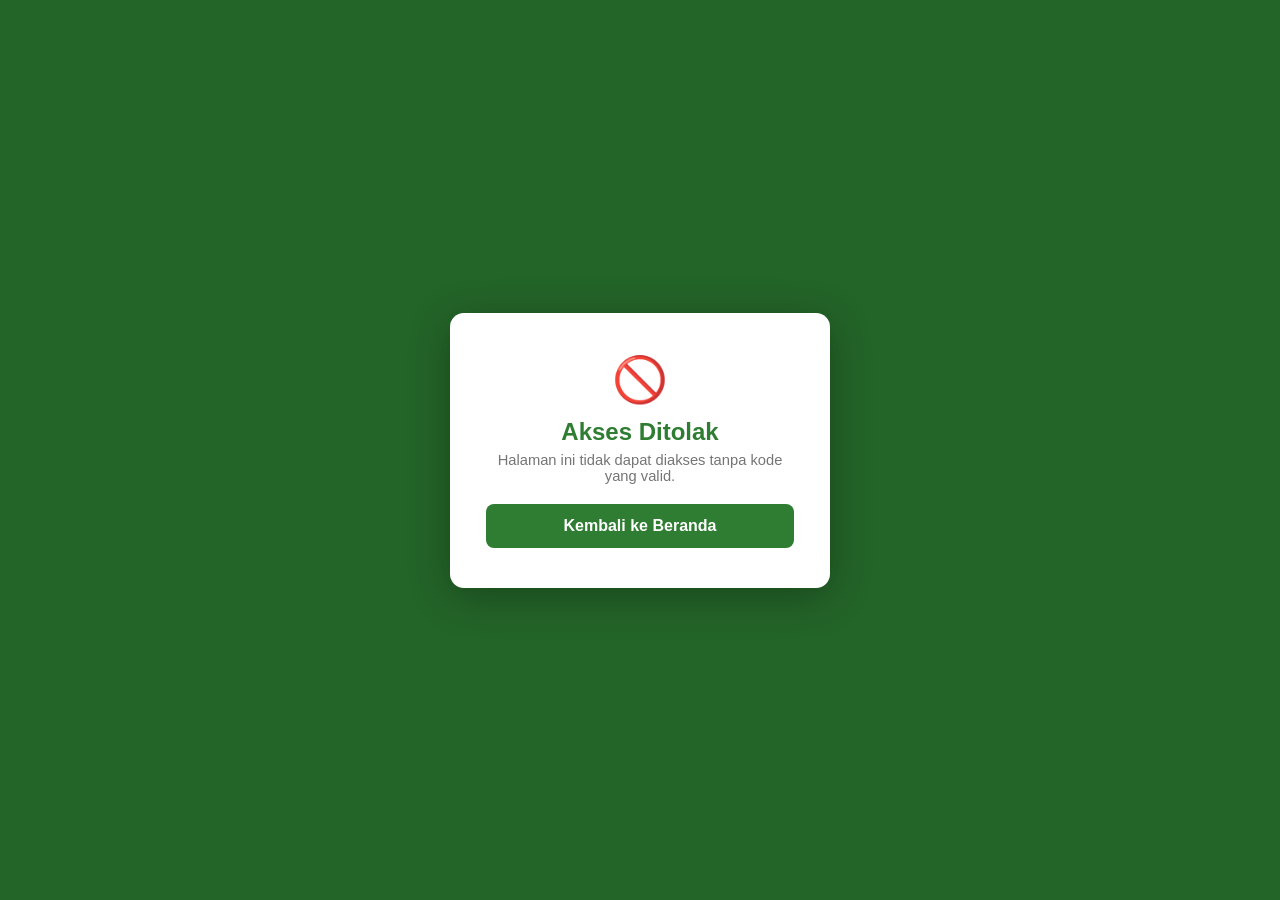
<file: admin.html>
<!DOCTYPE html>
<html lang="id">
<head>
  <meta charset="UTF-8" />
  <meta name="viewport" content="width=device-width, initial-scale=1.0" />
  <title>Admin — Mo-PETA</title>
  <link rel="stylesheet" href="style.css" />
</head>
<body>

  <!-- LOGIN SCREEN -->
  <div id="screen-login" class="admin-overlay">
    <div class="admin-login-box">
      <div class="admin-login-icon">🗺</div>
      <h2>Mo-PETA Admin</h2>
      <p>Masukkan kata sandi untuk melanjutkan</p>
      <div id="login-error" class="alert alert-error" style="display:none">Kata sandi salah. Coba lagi.</div>
      <form id="form-login">
        <div class="form-group">
          <input type="password" id="input-password" class="form-control"
            placeholder="Kata sandi admin" autocomplete="current-password" />
        </div>
        <button type="submit" class="btn-primary">Masuk</button>
      </form>
    </div>
  </div>

  <!-- AKSES DITOLAK -->
  <div id="screen-denied" class="admin-overlay" style="display:none">
    <div class="admin-login-box">
      <div class="admin-login-icon">🚫</div>
      <h2>Akses Ditolak</h2>
      <p>Halaman ini tidak dapat diakses tanpa kode yang valid.</p>
      <a href="index.html" class="btn-primary" style="display:block;text-align:center;margin-top:12px">Kembali ke Beranda</a>
    </div>
  </div>

  <!-- PANEL ADMIN (tersembunyi sampai login) -->
  <div id="screen-admin" style="display:none">

    <!-- NAVBAR ADMIN -->
    <nav class="navbar">
      <div class="navbar-inner">
        <div class="navbar-brand">
          <div class="brand-icon">🗺</div>
          <span>Mo-PETA Admin</span>
        </div>
        <div style="display:flex;align-items:center;gap:12px">
          <span id="admin-total" style="color:rgba(255,255,255,0.8);font-size:0.88rem"></span>
          <button onclick="muatSemuaPesanan()" class="btn-refresh">⟳ Refresh</button>
          <button onclick="logout()" class="btn-logout">Keluar</button>
        </div>
      </div>
    </nav>

    <main>
      <section class="section">
        <div class="section-inner">

          <!-- Filter & Cari -->
          <div class="admin-toolbar">
            <div class="admin-filter">
              <button class="filter-btn active" onclick="filterStatus('', this)">Semua</button>
              <button class="filter-btn" onclick="filterStatus('Menunggu Konfirmasi', this)">Menunggu Konfirmasi</button>
              <button class="filter-btn" onclick="filterStatus('Diproses', this)">Diproses</button>
              <button class="filter-btn" onclick="filterStatus('Menunggu Revisi', this)">Menunggu Revisi</button>
              <button class="filter-btn" onclick="filterStatus('Selesai', this)">Selesai</button>
              <button class="filter-btn" onclick="filterStatus('Dibatalkan', this)">Dibatalkan</button>
            </div>
            <input type="text" id="admin-search" class="form-control"
              placeholder="Cari nama, NIM, atau ID..."
              oninput="cariPesanan(this.value)"
              style="max-width:260px" />
          </div>

          <!-- Loading -->
          <div id="admin-loading" style="text-align:center;padding:40px 0;color:var(--teks-abu)">
            Memuat data pesanan...
          </div>

          <!-- Tabel Pesanan -->
          <div id="admin-tabel" style="display:none">
            <div class="admin-table-wrap">
              <table class="admin-table">
                <thead>
                  <tr>
                    <th>ID &amp; Tanggal</th>
                    <th>Nama &amp; Prodi</th>
                    <th>NIM</th>
                    <th>Kontak</th>
                    <th>Jenis Peta</th>
                    <th>Detail Lokasi</th>
                    <th>Status</th>
                    <th>Catatan Admin</th>
                    <th>Simpan</th>
                  </tr>
                </thead>
                <tbody id="admin-tbody"></tbody>
              </table>
            </div>
            <p id="admin-kosong" style="display:none;text-align:center;padding:32px;color:var(--teks-abu)">
              Tidak ada pesanan yang cocok.
            </p>
          </div>

        </div>
      </section>
    </main>

  </div>

  <script src="app.js"></script>
  <script>
    function initPage() { initAdmin(); }
  </script>
</body>
</html>
</file>
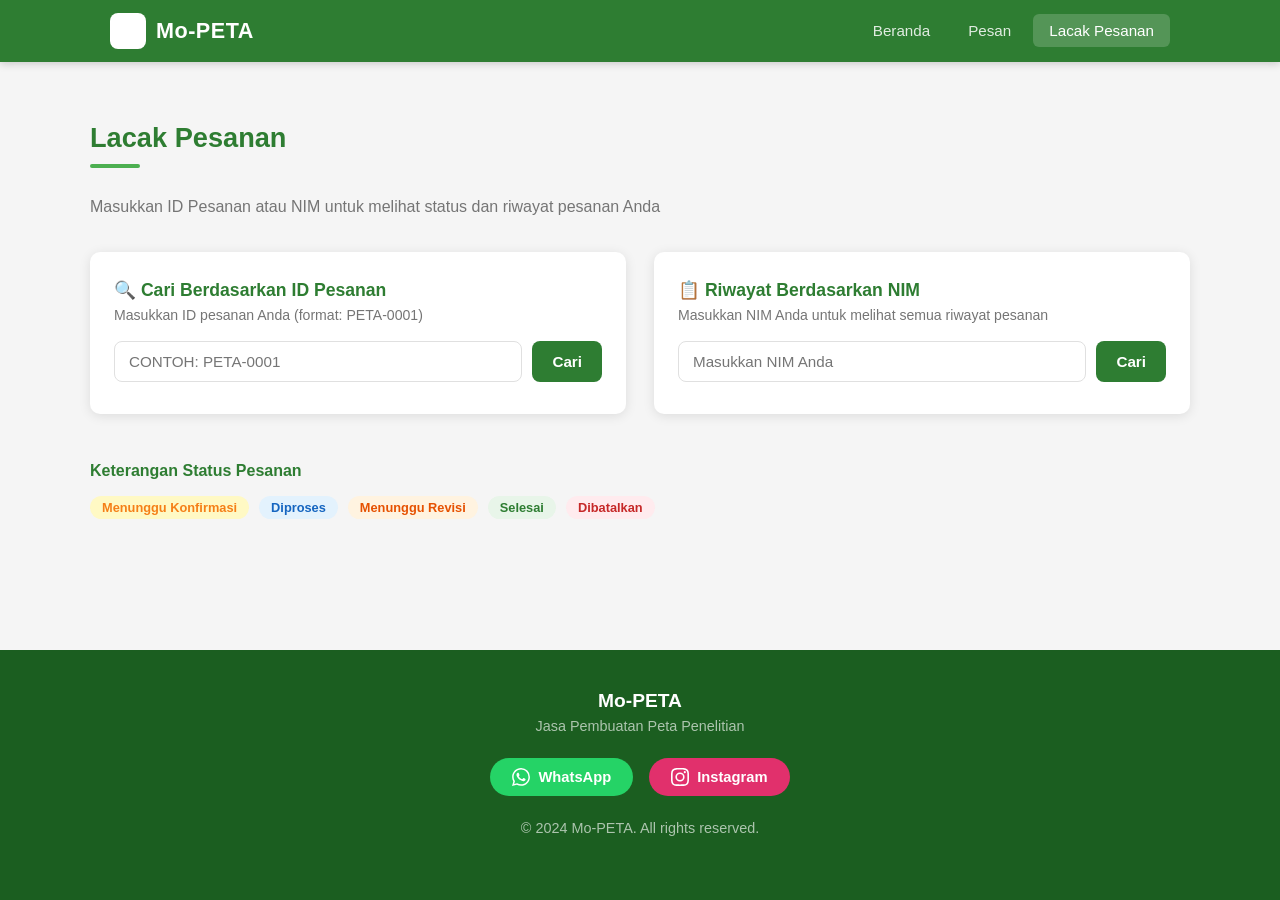
<file: lacak.html>
<!DOCTYPE html>
<html lang="id">
<head>
  <meta charset="UTF-8" />
  <meta name="viewport" content="width=device-width, initial-scale=1.0" />
  <title>Lacak Pesanan — Mo-PETA</title>
  <link rel="stylesheet" href="style.css" />
</head>
<body>

  <!-- NAVBAR -->
  <nav class="navbar">
    <div class="navbar-inner">
      <a href="index.html" class="navbar-brand">
        <div class="brand-icon">🗺</div>
        <span>Mo-PETA</span>
      </a>
      <ul class="navbar-nav">
        <li><a href="index.html"  class="nav-link">Beranda</a></li>
        <li><a href="pesan.html"  class="nav-link">Pesan</a></li>
        <li><a href="lacak.html"  class="nav-link">Lacak Pesanan</a></li>
      </ul>
    </div>
  </nav>

  <main>
    <section class="section">
      <div class="section-inner">
        <h2 class="section-title">Lacak Pesanan</h2>
        <div class="section-divider"></div>
        <p class="section-subtitle">Masukkan ID Pesanan atau NIM untuk melihat status dan riwayat pesanan Anda</p>

        <div class="lacak-grid">

          <!-- Lacak by ID -->
          <div class="lacak-card">
            <h2>🔍 Cari Berdasarkan ID Pesanan</h2>
            <p>Masukkan ID pesanan Anda (format: PETA-0001)</p>
            <form id="form-lacak-id">
              <div class="input-row">
                <input
                  type="text"
                  id="input-id"
                  class="form-control"
                  placeholder="Contoh: PETA-0001"
                  style="text-transform:uppercase"
                  required
                />
                <button type="submit" class="btn-cari">Cari</button>
              </div>
            </form>
            <div id="hasil-lacak-id" class="hasil-box"></div>
          </div>

          <!-- Lacak by NIM -->
          <div class="lacak-card">
            <h2>📋 Riwayat Berdasarkan NIM</h2>
            <p>Masukkan NIM Anda untuk melihat semua riwayat pesanan</p>
            <form id="form-lacak-nim">
              <div class="input-row">
                <input
                  type="text"
                  id="input-nim"
                  class="form-control"
                  placeholder="Masukkan NIM Anda"
                  required
                />
                <button type="submit" class="btn-cari">Cari</button>
              </div>
            </form>
            <div id="hasil-lacak-nim" class="hasil-box"></div>
          </div>

        </div>

        <!-- Info keterangan status -->
        <div class="section-inner" style="margin-top:48px">
          <h3 style="font-size:1rem;font-weight:700;color:var(--hijau);margin-bottom:16px">Keterangan Status Pesanan</h3>
          <div style="display:flex;flex-wrap:wrap;gap:10px">
            <span class="badge badge-kuning">Menunggu Konfirmasi</span>
            <span class="badge badge-biru">Diproses</span>
            <span class="badge badge-oranye">Menunggu Revisi</span>
            <span class="badge badge-hijau">Selesai</span>
            <span class="badge badge-merah">Dibatalkan</span>
          </div>
        </div>

      </div>
    </section>
  </main>

  <!-- FOOTER -->
  <footer class="footer">
    <div class="footer-inner">
      <h3>Mo-PETA</h3>
      <p>Jasa Pembuatan Peta Penelitian</p>
      <div class="footer-kontak">
        <a class="footer-btn wa footer-wa" href="#">
          <svg width="18" height="18" viewBox="0 0 24 24" fill="currentColor"><path d="M17.472 14.382c-.297-.149-1.758-.867-2.03-.967-.273-.099-.471-.148-.67.15-.197.297-.767.966-.94 1.164-.173.199-.347.223-.644.075-.297-.15-1.255-.463-2.39-1.475-.883-.788-1.48-1.761-1.653-2.059-.173-.297-.018-.458.13-.606.134-.133.298-.347.446-.52.149-.174.198-.298.298-.497.099-.198.05-.371-.025-.52-.075-.149-.669-1.612-.916-2.207-.242-.579-.487-.5-.669-.51-.173-.008-.371-.01-.57-.01-.198 0-.52.074-.792.372-.272.297-1.04 1.016-1.04 2.479 0 1.462 1.065 2.875 1.213 3.074.149.198 2.096 3.2 5.077 4.487.709.306 1.262.489 1.694.625.712.227 1.36.195 1.871.118.571-.085 1.758-.719 2.006-1.413.248-.694.248-1.289.173-1.413-.074-.124-.272-.198-.57-.347m-5.421 7.403h-.004a9.87 9.87 0 01-5.031-1.378l-.361-.214-3.741.982.998-3.648-.235-.374a9.86 9.86 0 01-1.51-5.26c.001-5.45 4.436-9.884 9.888-9.884 2.64 0 5.122 1.03 6.988 2.898a9.825 9.825 0 012.893 6.994c-.003 5.45-4.437 9.884-9.885 9.884m8.413-18.297A11.815 11.815 0 0012.05 0C5.495 0 .16 5.335.157 11.892c0 2.096.547 4.142 1.588 5.945L.057 24l6.305-1.654a11.882 11.882 0 005.683 1.448h.005c6.554 0 11.89-5.335 11.893-11.893a11.821 11.821 0 00-3.48-8.413Z"/></svg>
          WhatsApp
        </a>
        <a class="footer-btn ig footer-ig" href="#">
          <svg width="18" height="18" viewBox="0 0 24 24" fill="currentColor"><path d="M12 2.163c3.204 0 3.584.012 4.85.07 3.252.148 4.771 1.691 4.919 4.919.058 1.265.069 1.645.069 4.849 0 3.205-.012 3.584-.069 4.849-.149 3.225-1.664 4.771-4.919 4.919-1.266.058-1.644.07-4.85.07-3.204 0-3.584-.012-4.849-.07-3.26-.149-4.771-1.699-4.919-4.92-.058-1.265-.07-1.644-.07-4.849 0-3.204.013-3.583.07-4.849.149-3.227 1.664-4.771 4.919-4.919 1.266-.057 1.645-.069 4.849-.069zM12 0C8.741 0 8.333.014 7.053.072 2.695.272.273 2.69.073 7.052.014 8.333 0 8.741 0 12c0 3.259.014 3.668.072 4.948.2 4.358 2.618 6.78 6.98 6.98C8.333 23.986 8.741 24 12 24c3.259 0 3.668-.014 4.948-.072 4.354-.2 6.782-2.618 6.979-6.98.059-1.28.073-1.689.073-4.948 0-3.259-.014-3.667-.072-4.947-.196-4.354-2.617-6.78-6.979-6.98C15.668.014 15.259 0 12 0zm0 5.838a6.162 6.162 0 100 12.324 6.162 6.162 0 000-12.324zM12 16a4 4 0 110-8 4 4 0 010 8zm6.406-11.845a1.44 1.44 0 100 2.881 1.44 1.44 0 000-2.881z"/></svg>
          Instagram
        </a>
      </div>
      <p class="footer-copy">&copy; 2024 Mo-PETA. All rights reserved.</p>
    </div>
  </footer>

  <script src="app.js"></script>
  <script>
    function initPage() {
      initLacak();
    }
  </script>
</body>
</html>
</file>
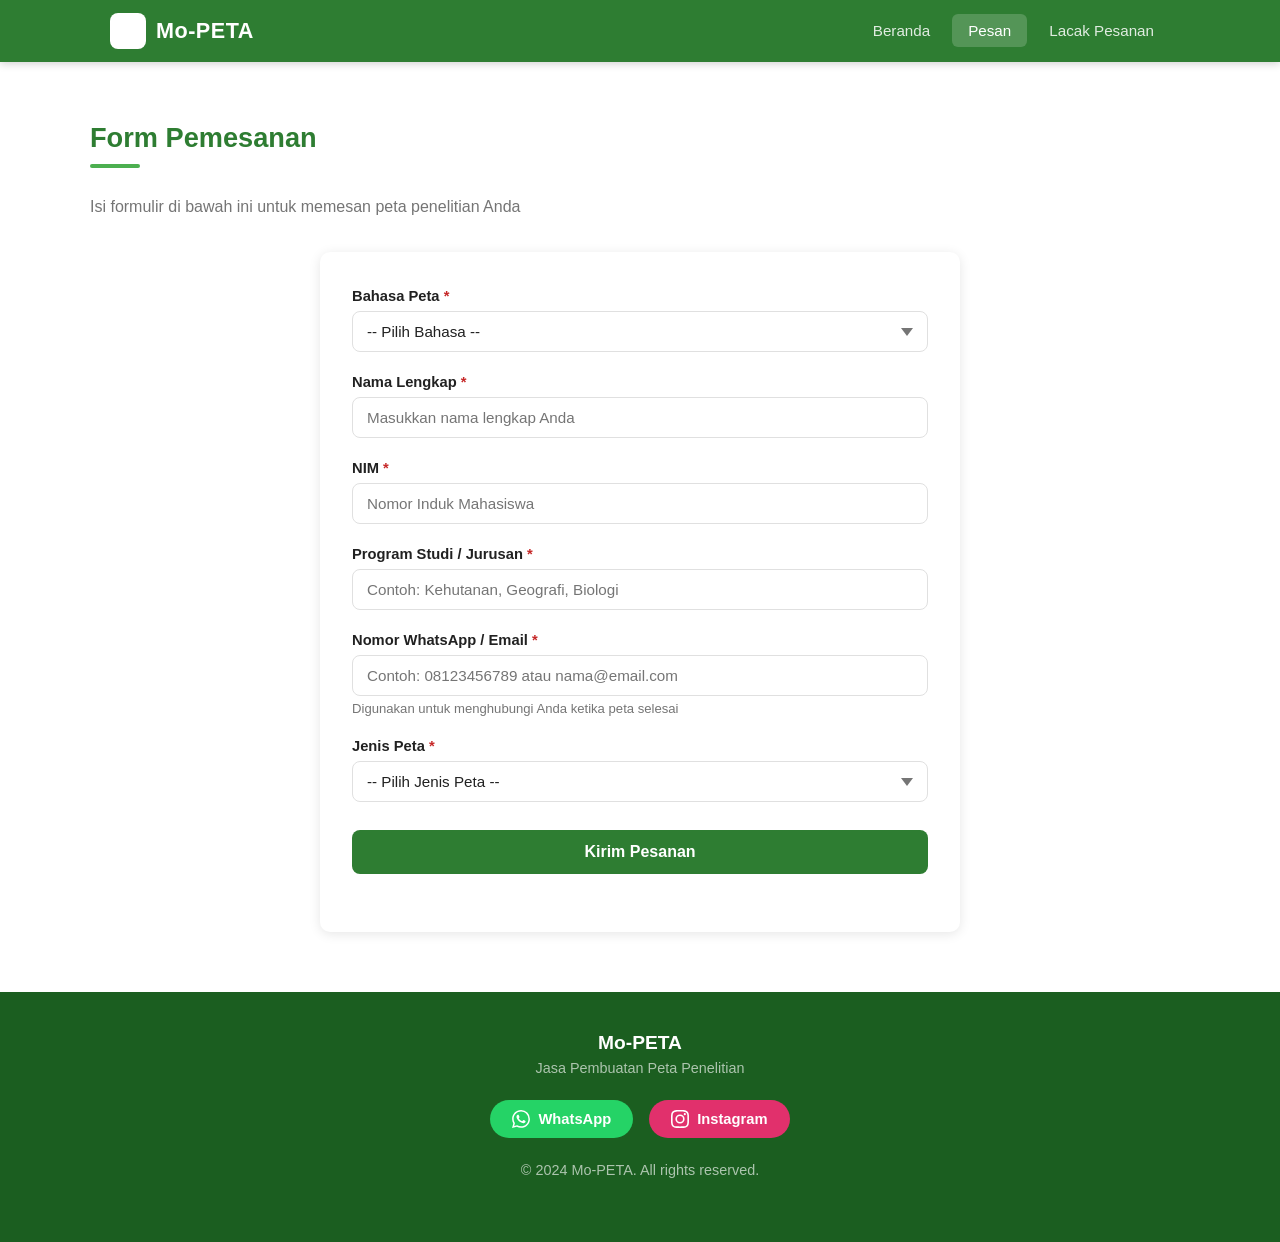
<file: pesan.html>
<!DOCTYPE html>
<html lang="id">
<head>
  <meta charset="UTF-8" />
  <meta name="viewport" content="width=device-width, initial-scale=1.0" />
  <title>Pesan Peta — Mo-PETA</title>
  <link rel="stylesheet" href="style.css" />
</head>
<body>

  <!-- NAVBAR -->
  <nav class="navbar">
    <div class="navbar-inner">
      <a href="index.html" class="navbar-brand">
        <div class="brand-icon">🗺</div>
        <span>Mo-PETA</span>
      </a>
      <ul class="navbar-nav">
        <li><a href="index.html"  class="nav-link">Beranda</a></li>
        <li><a href="pesan.html"  class="nav-link">Pesan</a></li>
        <li><a href="lacak.html"  class="nav-link">Lacak Pesanan</a></li>
      </ul>
    </div>
  </nav>

  <main>
    <section class="section form-section">
      <div class="section-inner">
        <h2 class="section-title">Form Pemesanan</h2>
        <div class="section-divider"></div>
        <p class="section-subtitle">Isi formulir di bawah ini untuk memesan peta penelitian Anda</p>

        <div class="form-card">

          <!-- Hasil pesanan berhasil -->
          <div id="hasil-pesan" class="hasil-pesan-box" style="display:none">
            <h3>✅ Pesanan Berhasil Dikirim!</h3>
            <p>Simpan ID pesanan Anda untuk melacak progress pembuatan peta.</p>
            <div class="id-box">
              <span class="order-id-display">—</span>
              <button class="btn-salin" onclick="salinId()">Salin</button>
            </div>
            <p class="hasil-catatan">Gunakan ID ini di halaman <a href="lacak.html" style="color:var(--hijau);font-weight:600">Lacak Pesanan</a></p>
          </div>

          <!-- Alert error -->
          <div id="status-pesan" class="alert" style="display:none"></div>

          <!-- Form -->
          <form id="form-pesan" novalidate>

            <!-- Bahasa -->
            <div class="form-group">
              <label for="bahasa">Bahasa Peta <span class="wajib">*</span></label>
              <select id="bahasa" name="bahasa" class="form-control" required>
                <option value="">-- Pilih Bahasa --</option>
                <option value="Indonesia">Indonesia</option>
                <option value="Inggris">Inggris</option>
              </select>
            </div>

            <!-- Nama -->
            <div class="form-group">
              <label for="nama">Nama Lengkap <span class="wajib">*</span></label>
              <input type="text" id="nama" name="nama" class="form-control"
                placeholder="Masukkan nama lengkap Anda" required />
            </div>

            <!-- NIM -->
            <div class="form-group">
              <label for="nim">NIM <span class="wajib">*</span></label>
              <input type="text" id="nim" name="nim" class="form-control"
                placeholder="Nomor Induk Mahasiswa" required />
            </div>

            <!-- Program Studi -->
            <div class="form-group">
              <label for="program-studi">Program Studi / Jurusan <span class="wajib">*</span></label>
              <input type="text" id="program-studi" name="programStudi" class="form-control"
                placeholder="Contoh: Kehutanan, Geografi, Biologi" required />
            </div>

            <!-- Kontak -->
            <div class="form-group">
              <label for="kontak">Nomor WhatsApp / Email <span class="wajib">*</span></label>
              <input type="text" id="kontak" name="kontak" class="form-control"
                placeholder="Contoh: 08123456789 atau nama@email.com" required />
              <small style="color:var(--teks-abu);font-size:0.82rem;margin-top:5px;display:block">Digunakan untuk menghubungi Anda ketika peta selesai</small>
            </div>

            <!-- Jenis Peta -->
            <div class="form-group">
              <label for="jenis-peta">Jenis Peta <span class="wajib">*</span></label>
              <select id="jenis-peta" name="jenisPeta" class="form-control" required>
                <option value="">-- Pilih Jenis Peta --</option>
                <option value="Peta Lokasi Penelitian">Peta Lokasi Penelitian</option>
                <option value="Peta Titik Pengambilan Sampel">Peta Titik Pengambilan Sampel</option>
              </select>
            </div>

            <!-- [Kondisional] Peta Lokasi Penelitian -->
            <div id="section-lokasi" style="display:none">
              <div class="form-group">
                <label for="jenis-lokasi">Jenis Lokasi <span class="wajib">*</span></label>
                <select id="jenis-lokasi" name="jenisLokasi" class="form-control">
                  <option value="">-- Pilih Jenis Lokasi --</option>
                  <option value="Wilayah">Wilayah (Desa, Kecamatan, Kota, Provinsi, dll)</option>
                  <option value="Nama Tempat (Institusi/Lembaga)">Nama Tempat (Institusi / Lembaga)</option>
                </select>
              </div>
              <div id="section-detail-lokasi" class="form-group" style="display:none">
                <label for="detail-lokasi" id="label-detail">Detail Lokasi <span class="wajib">*</span></label>
                <input type="text" id="detail-lokasi" name="detailLokasi" class="form-control"
                  placeholder="" />
              </div>
            </div>

            <!-- [Kondisional] Peta Titik Pengambilan Sampel → WA -->
            <div id="section-wa" style="display:none">
              <div class="wa-info">
                Pemesanan <strong>Peta Titik Pengambilan Sampel</strong> dilakukan melalui WhatsApp agar kami bisa berkoordinasi langsung mengenai data koordinat titik sampel Anda.
              </div>
              <button type="button" id="btn-wa-sampel" class="btn-wa">
                <svg width="20" height="20" viewBox="0 0 24 24" fill="currentColor"><path d="M17.472 14.382c-.297-.149-1.758-.867-2.03-.967-.273-.099-.471-.148-.67.15-.197.297-.767.966-.94 1.164-.173.199-.347.223-.644.075-.297-.15-1.255-.463-2.39-1.475-.883-.788-1.48-1.761-1.653-2.059-.173-.297-.018-.458.13-.606.134-.133.298-.347.446-.52.149-.174.198-.298.298-.497.099-.198.05-.371-.025-.52-.075-.149-.669-1.612-.916-2.207-.242-.579-.487-.5-.669-.51-.173-.008-.371-.01-.57-.01-.198 0-.52.074-.792.372-.272.297-1.04 1.016-1.04 2.479 0 1.462 1.065 2.875 1.213 3.074.149.198 2.096 3.2 5.077 4.487.709.306 1.262.489 1.694.625.712.227 1.36.195 1.871.118.571-.085 1.758-.719 2.006-1.413.248-.694.248-1.289.173-1.413-.074-.124-.272-.198-.57-.347m-5.421 7.403h-.004a9.87 9.87 0 01-5.031-1.378l-.361-.214-3.741.982.998-3.648-.235-.374a9.86 9.86 0 01-1.51-5.26c.001-5.45 4.436-9.884 9.888-9.884 2.64 0 5.122 1.03 6.988 2.898a9.825 9.825 0 012.893 6.994c-.003 5.45-4.437 9.884-9.885 9.884m8.413-18.297A11.815 11.815 0 0012.05 0C5.495 0 .16 5.335.157 11.892c0 2.096.547 4.142 1.588 5.945L.057 24l6.305-1.654a11.882 11.882 0 005.683 1.448h.005c6.554 0 11.89-5.335 11.893-11.893a11.821 11.821 0 00-3.48-8.413Z"/></svg>
                Hubungi via WhatsApp
              </button>
            </div>

            <!-- Tombol Kirim (hanya muncul jika bukan jenis sampel) -->
            <div id="section-submit" class="form-group" style="margin-top:28px">
              <button type="submit" id="btn-kirim" class="btn-primary">Kirim Pesanan</button>
            </div>

          </form>
        </div>
      </div>
    </section>
  </main>

  <!-- FOOTER -->
  <footer class="footer">
    <div class="footer-inner">
      <h3>Mo-PETA</h3>
      <p>Jasa Pembuatan Peta Penelitian</p>
      <div class="footer-kontak">
        <a class="footer-btn wa footer-wa" href="#">
          <svg width="18" height="18" viewBox="0 0 24 24" fill="currentColor"><path d="M17.472 14.382c-.297-.149-1.758-.867-2.03-.967-.273-.099-.471-.148-.67.15-.197.297-.767.966-.94 1.164-.173.199-.347.223-.644.075-.297-.15-1.255-.463-2.39-1.475-.883-.788-1.48-1.761-1.653-2.059-.173-.297-.018-.458.13-.606.134-.133.298-.347.446-.52.149-.174.198-.298.298-.497.099-.198.05-.371-.025-.52-.075-.149-.669-1.612-.916-2.207-.242-.579-.487-.5-.669-.51-.173-.008-.371-.01-.57-.01-.198 0-.52.074-.792.372-.272.297-1.04 1.016-1.04 2.479 0 1.462 1.065 2.875 1.213 3.074.149.198 2.096 3.2 5.077 4.487.709.306 1.262.489 1.694.625.712.227 1.36.195 1.871.118.571-.085 1.758-.719 2.006-1.413.248-.694.248-1.289.173-1.413-.074-.124-.272-.198-.57-.347m-5.421 7.403h-.004a9.87 9.87 0 01-5.031-1.378l-.361-.214-3.741.982.998-3.648-.235-.374a9.86 9.86 0 01-1.51-5.26c.001-5.45 4.436-9.884 9.888-9.884 2.64 0 5.122 1.03 6.988 2.898a9.825 9.825 0 012.893 6.994c-.003 5.45-4.437 9.884-9.885 9.884m8.413-18.297A11.815 11.815 0 0012.05 0C5.495 0 .16 5.335.157 11.892c0 2.096.547 4.142 1.588 5.945L.057 24l6.305-1.654a11.882 11.882 0 005.683 1.448h.005c6.554 0 11.89-5.335 11.893-11.893a11.821 11.821 0 00-3.48-8.413Z"/></svg>
          WhatsApp
        </a>
        <a class="footer-btn ig footer-ig" href="#">
          <svg width="18" height="18" viewBox="0 0 24 24" fill="currentColor"><path d="M12 2.163c3.204 0 3.584.012 4.85.07 3.252.148 4.771 1.691 4.919 4.919.058 1.265.069 1.645.069 4.849 0 3.205-.012 3.584-.069 4.849-.149 3.225-1.664 4.771-4.919 4.919-1.266.058-1.644.07-4.85.07-3.204 0-3.584-.012-4.849-.07-3.26-.149-4.771-1.699-4.919-4.92-.058-1.265-.07-1.644-.07-4.849 0-3.204.013-3.583.07-4.849.149-3.227 1.664-4.771 4.919-4.919 1.266-.057 1.645-.069 4.849-.069zM12 0C8.741 0 8.333.014 7.053.072 2.695.272.273 2.69.073 7.052.014 8.333 0 8.741 0 12c0 3.259.014 3.668.072 4.948.2 4.358 2.618 6.78 6.98 6.98C8.333 23.986 8.741 24 12 24c3.259 0 3.668-.014 4.948-.072 4.354-.2 6.782-2.618 6.979-6.98.059-1.28.073-1.689.073-4.948 0-3.259-.014-3.667-.072-4.947-.196-4.354-2.617-6.78-6.979-6.98C15.668.014 15.259 0 12 0zm0 5.838a6.162 6.162 0 100 12.324 6.162 6.162 0 000-12.324zM12 16a4 4 0 110-8 4 4 0 010 8zm6.406-11.845a1.44 1.44 0 100 2.881 1.44 1.44 0 000-2.881z"/></svg>
          Instagram
        </a>
      </div>
      <p class="footer-copy">&copy; 2024 Mo-PETA. All rights reserved.</p>
    </div>
  </footer>

  <script src="app.js"></script>
  <script>
    function initPage() {
      initFormPesan();

      // Sembunyikan tombol kirim jika jenis peta sampel
      document.getElementById("jenis-peta").addEventListener("change", function () {
        var submitSection = document.getElementById("section-submit");
        if (this.value === "Peta Titik Pengambilan Sampel") {
          submitSection.style.display = "none";
        } else {
          submitSection.style.display = "block";
        }
      });
    }
  </script>
</body>
</html>
</file>
<file: style.css>
/* ============================================================
   Mo-PETA — Style Sheet
   ============================================================ */

/* ---- Reset & Base ---- */
*, *::before, *::after { box-sizing: border-box; margin: 0; padding: 0; }

:root {
  --hijau-tua:   #1B5E20;
  --hijau:       #2E7D32;
  --hijau-muda:  #4CAF50;
  --hijau-terang:#A5D6A7;
  --hijau-bg:    #E8F5E9;
  --putih:       #FFFFFF;
  --abu-muda:    #F5F5F5;
  --abu:         #E0E0E0;
  --teks:        #212121;
  --teks-abu:    #757575;
  --kuning:      #F9A825;
  --biru:        #1565C0;
  --oranye:      #E65100;
  --merah:       #C62828;
  --radius:      10px;
  --shadow:      0 2px 12px rgba(0,0,0,0.10);
  --shadow-hover:0 6px 24px rgba(0,0,0,0.16);
  --transition:  0.25s ease;
}

html { scroll-behavior: smooth; }
body {
  font-family: 'Segoe UI', Arial, sans-serif;
  color: var(--teks);
  background: var(--abu-muda);
  min-height: 100vh;
  display: flex;
  flex-direction: column;
}
main { flex: 1; }
a { color: inherit; text-decoration: none; }
img { display: block; max-width: 100%; }
button { cursor: pointer; font-family: inherit; }


/* ---- Navbar ---- */
.navbar {
  background: var(--hijau);
  position: sticky;
  top: 0;
  z-index: 100;
  box-shadow: 0 2px 8px rgba(0,0,0,0.18);
}
.navbar-inner {
  max-width: 1100px;
  margin: 0 auto;
  padding: 0 20px;
  display: flex;
  align-items: center;
  justify-content: space-between;
  height: 62px;
}
.navbar-brand {
  display: flex;
  align-items: center;
  gap: 10px;
  font-size: 1.35rem;
  font-weight: 700;
  color: var(--putih);
  letter-spacing: 0.5px;
}
.navbar-brand .brand-icon {
  width: 36px;
  height: 36px;
  background: var(--putih);
  border-radius: 8px;
  display: flex;
  align-items: center;
  justify-content: center;
  font-size: 1.2rem;
}
.navbar-nav {
  display: flex;
  gap: 6px;
  list-style: none;
}
.nav-link {
  color: rgba(255,255,255,0.85);
  padding: 8px 16px;
  border-radius: 6px;
  font-size: 0.95rem;
  font-weight: 500;
  transition: background var(--transition), color var(--transition);
}
.nav-link:hover, .nav-link.active {
  background: rgba(255,255,255,0.18);
  color: var(--putih);
}


/* ---- Hero ---- */
.hero {
  background: linear-gradient(135deg, var(--hijau-tua) 0%, var(--hijau) 60%, var(--hijau-muda) 100%);
  color: var(--putih);
  padding: 80px 20px 70px;
  text-align: center;
}
.hero-inner { max-width: 700px; margin: 0 auto; }
.hero h1 { font-size: 2.8rem; font-weight: 800; letter-spacing: -0.5px; }
.hero h1 span { color: var(--hijau-terang); }
.hero p { margin: 18px 0 32px; font-size: 1.12rem; opacity: 0.9; line-height: 1.65; }
.btn-hero {
  display: inline-block;
  background: var(--putih);
  color: var(--hijau);
  padding: 14px 36px;
  border-radius: 50px;
  font-size: 1.05rem;
  font-weight: 700;
  box-shadow: var(--shadow);
  transition: transform var(--transition), box-shadow var(--transition);
  border: none;
}
.btn-hero:hover {
  transform: translateY(-2px);
  box-shadow: var(--shadow-hover);
}


/* ---- Section ---- */
.section { padding: 60px 20px; }
.section-inner { max-width: 1100px; margin: 0 auto; }
.section-title {
  font-size: 1.7rem;
  font-weight: 700;
  color: var(--hijau);
  margin-bottom: 10px;
}
.section-subtitle {
  color: var(--teks-abu);
  margin-bottom: 36px;
  font-size: 1rem;
}
.section-divider {
  width: 50px;
  height: 4px;
  background: var(--hijau-muda);
  border-radius: 2px;
  margin: 10px 0 30px;
}


/* ---- About Cards ---- */
.about-grid {
  display: grid;
  grid-template-columns: repeat(auto-fit, minmax(240px, 1fr));
  gap: 20px;
}
.about-card {
  background: var(--putih);
  border-radius: var(--radius);
  padding: 28px 24px;
  box-shadow: var(--shadow);
  border-top: 4px solid var(--hijau-muda);
}
.about-card .card-icon { font-size: 2rem; margin-bottom: 14px; }
.about-card h3 { font-size: 1.05rem; font-weight: 700; margin-bottom: 8px; color: var(--hijau); }
.about-card p { font-size: 0.92rem; color: var(--teks-abu); line-height: 1.6; }


/* ---- Gallery ---- */
.gallery-section { background: var(--putih); }
.gallery-scroll-wrap {
  overflow-x: auto;
  padding-bottom: 12px;
  -webkit-overflow-scrolling: touch;
  scrollbar-width: thin;
  scrollbar-color: var(--hijau-terang) var(--abu-muda);
}
.gallery-scroll-wrap::-webkit-scrollbar { height: 6px; }
.gallery-scroll-wrap::-webkit-scrollbar-thumb { background: var(--hijau-terang); border-radius: 3px; }
.gallery-track {
  display: flex;
  gap: 20px;
  padding: 8px 4px 4px;
  width: max-content;
}
.gallery-item { flex: 0 0 220px; }
.gallery-img-box {
  width: 220px;
  height: 165px;
  background: var(--hijau-bg);
  border-radius: var(--radius);
  overflow: hidden;
  display: flex;
  align-items: center;
  justify-content: center;
  box-shadow: var(--shadow);
  transition: box-shadow var(--transition), transform var(--transition);
}
.gallery-img-box:hover {
  box-shadow: var(--shadow-hover);
  transform: translateY(-3px);
}
.gallery-img-box img {
  width: 100%;
  height: 100%;
  object-fit: contain;
  padding: 6px;
}
.gallery-img-box .img-placeholder {
  display: flex;
  flex-direction: column;
  align-items: center;
  justify-content: center;
  gap: 8px;
  color: var(--hijau);
  opacity: 0.5;
  font-size: 0.85rem;
  text-align: center;
  padding: 12px;
}
.gallery-img-box .img-placeholder .ph-icon { font-size: 2.5rem; }
.gallery-caption {
  margin-top: 10px;
  font-size: 0.88rem;
  font-weight: 600;
  color: var(--teks);
  text-align: center;
  line-height: 1.4;
}
.gallery-caption .caption-sub {
  display: block;
  font-size: 0.78rem;
  font-weight: 400;
  color: var(--teks-abu);
  margin-top: 2px;
}


/* ---- CTA ---- */
.cta-section {
  background: linear-gradient(135deg, var(--hijau) 0%, var(--hijau-muda) 100%);
  text-align: center;
  padding: 60px 20px;
  color: var(--putih);
}
.cta-section h2 { font-size: 1.8rem; font-weight: 700; margin-bottom: 12px; }
.cta-section p { opacity: 0.9; margin-bottom: 28px; font-size: 1rem; }


/* ---- Form ---- */
.form-section { background: var(--putih); }
.form-card {
  background: var(--putih);
  border-radius: var(--radius);
  box-shadow: var(--shadow);
  padding: 36px 32px;
  max-width: 640px;
  margin: 0 auto;
}
.form-group { margin-bottom: 22px; }
.form-group label {
  display: block;
  font-size: 0.92rem;
  font-weight: 600;
  color: var(--teks);
  margin-bottom: 7px;
}
.form-group .wajib { color: var(--merah); }
.form-control {
  width: 100%;
  padding: 11px 14px;
  border: 1.5px solid var(--abu);
  border-radius: 8px;
  font-size: 0.95rem;
  font-family: inherit;
  color: var(--teks);
  background: var(--putih);
  transition: border-color var(--transition), box-shadow var(--transition);
  outline: none;
}
.form-control:focus {
  border-color: var(--hijau-muda);
  box-shadow: 0 0 0 3px rgba(76,175,80,0.15);
}
select.form-control { appearance: none; background-image: url("data:image/svg+xml,%3Csvg xmlns='http://www.w3.org/2000/svg' width='12' height='8'%3E%3Cpath d='M0 0l6 8 6-8z' fill='%23757575'/%3E%3C/svg%3E"); background-repeat: no-repeat; background-position: right 14px center; padding-right: 38px; }
.hidden { display: none !important; }
.btn-primary {
  display: inline-block;
  background: var(--hijau);
  color: var(--putih);
  padding: 13px 32px;
  border-radius: 8px;
  font-size: 1rem;
  font-weight: 700;
  border: none;
  transition: background var(--transition), transform var(--transition);
  width: 100%;
}
.btn-primary:hover { background: var(--hijau-tua); transform: translateY(-1px); }
.btn-primary:disabled { background: var(--abu); color: var(--teks-abu); transform: none; cursor: not-allowed; }
.btn-wa {
  display: inline-flex;
  align-items: center;
  gap: 10px;
  background: #25D366;
  color: var(--putih);
  padding: 13px 28px;
  border-radius: 8px;
  font-size: 1rem;
  font-weight: 700;
  border: none;
  transition: background var(--transition);
  width: 100%;
  justify-content: center;
}
.btn-wa:hover { background: #128C7E; }
.wa-info {
  background: #f0fdf4;
  border: 1.5px solid #bbf7d0;
  border-radius: 8px;
  padding: 14px 18px;
  font-size: 0.92rem;
  color: #166534;
  margin-bottom: 16px;
}


/* ---- Alert ---- */
.alert {
  border-radius: 8px;
  padding: 14px 18px;
  font-size: 0.95rem;
  margin-bottom: 16px;
}
.alert-error { background: #FFF5F5; border: 1.5px solid #FED7D7; color: #C62828; }
.alert-success { background: #F0FFF4; border: 1.5px solid #C6F6D5; color: #276749; }


/* ---- Hasil Pesanan ---- */
.hasil-pesan-box {
  background: var(--hijau-bg);
  border: 2px solid var(--hijau-terang);
  border-radius: var(--radius);
  padding: 28px 24px;
  text-align: center;
  margin-top: 16px;
}
.hasil-pesan-box h3 { color: var(--hijau); font-size: 1.2rem; margin-bottom: 8px; }
.hasil-pesan-box p { color: var(--teks-abu); font-size: 0.92rem; margin-bottom: 18px; }
.id-box {
  display: inline-flex;
  align-items: center;
  gap: 12px;
  background: var(--putih);
  border-radius: 8px;
  padding: 12px 20px;
  box-shadow: var(--shadow);
  margin-bottom: 10px;
}
.order-id-display {
  font-size: 1.4rem;
  font-weight: 800;
  color: var(--hijau);
  letter-spacing: 1px;
}
.btn-salin {
  background: var(--hijau);
  color: var(--putih);
  border: none;
  border-radius: 6px;
  padding: 6px 14px;
  font-size: 0.88rem;
  font-weight: 600;
}
.btn-salin:hover { background: var(--hijau-tua); }
.hasil-catatan { font-size: 0.88rem; color: var(--teks-abu); margin-top: 8px; }


/* ---- Lacak Pesanan ---- */
.lacak-grid {
  display: grid;
  grid-template-columns: 1fr 1fr;
  gap: 28px;
  align-items: start;
}
.lacak-card {
  background: var(--putih);
  border-radius: var(--radius);
  box-shadow: var(--shadow);
  padding: 28px 24px;
}
.lacak-card h2 {
  font-size: 1.1rem;
  font-weight: 700;
  color: var(--hijau);
  margin-bottom: 6px;
}
.lacak-card p { font-size: 0.88rem; color: var(--teks-abu); margin-bottom: 18px; }
.input-row { display: flex; gap: 10px; }
.input-row .form-control { flex: 1; }
.btn-cari {
  background: var(--hijau);
  color: var(--putih);
  border: none;
  border-radius: 8px;
  padding: 11px 20px;
  font-size: 0.95rem;
  font-weight: 700;
  white-space: nowrap;
  transition: background var(--transition);
}
.btn-cari:hover { background: var(--hijau-tua); }


/* ---- Order Card (hasil lacak) ---- */
.order-card {
  background: var(--putih);
  border-radius: var(--radius);
  box-shadow: var(--shadow);
  overflow: hidden;
  margin-top: 16px;
  border: 1.5px solid var(--abu);
}
.order-card-header {
  display: flex;
  align-items: center;
  justify-content: space-between;
  padding: 14px 18px;
  background: var(--hijau-bg);
  border-bottom: 1px solid var(--abu);
}
.order-id { font-weight: 700; font-size: 1.05rem; color: var(--hijau); }
.order-card-body { padding: 14px 18px; }
.order-row {
  display: flex;
  justify-content: space-between;
  padding: 8px 0;
  border-bottom: 1px solid var(--abu-muda);
  font-size: 0.9rem;
  gap: 12px;
}
.order-row:last-child { border-bottom: none; }
.order-row span:first-child { color: var(--teks-abu); flex: 0 0 140px; }
.order-row span:last-child { font-weight: 500; text-align: right; word-break: break-word; }
.order-row.catatan span:last-child { color: var(--hijau-tua); font-style: italic; }


/* ---- Badge Status ---- */
.badge {
  display: inline-block;
  padding: 4px 12px;
  border-radius: 50px;
  font-size: 0.8rem;
  font-weight: 700;
  white-space: nowrap;
}
.badge-kuning  { background: #FFF9C4; color: #F57F17; }
.badge-biru    { background: #E3F2FD; color: #1565C0; }
.badge-oranye  { background: #FFF3E0; color: #E65100; }
.badge-hijau   { background: #E8F5E9; color: #2E7D32; }
.badge-merah   { background: #FFEBEE; color: #C62828; }
.badge-abu     { background: #F5F5F5; color: #616161; }


/* ---- Riwayat ---- */
.riwayat-info { font-size: 0.9rem; color: var(--teks-abu); margin-bottom: 12px; }
.riwayat-item {
  background: var(--putih);
  border-radius: 8px;
  box-shadow: var(--shadow);
  margin-bottom: 10px;
  border: 1.5px solid var(--abu);
  overflow: hidden;
}
.riwayat-summary {
  display: flex;
  align-items: center;
  justify-content: space-between;
  padding: 13px 16px;
  cursor: pointer;
  user-select: none;
  background: var(--abu-muda);
  transition: background var(--transition);
  gap: 10px;
}
.riwayat-summary:hover { background: var(--hijau-bg); }
.riwayat-id { font-weight: 700; color: var(--hijau); font-size: 0.95rem; display: block; }
.riwayat-peta { font-size: 0.8rem; color: var(--teks-abu); display: block; }
.riwayat-kanan { display: flex; align-items: center; gap: 10px; }
.riwayat-arrow { color: var(--teks-abu); font-size: 0.8rem; }
.riwayat-detail {
  max-height: 0;
  overflow: hidden;
  transition: max-height 0.35s ease, padding 0.25s ease;
  padding: 0 16px;
}
.riwayat-item.open .riwayat-detail {
  max-height: 400px;
  padding: 14px 16px;
}
.btn-salin-kecil {
  background: var(--hijau-bg);
  color: var(--hijau);
  border: 1px solid var(--hijau-terang);
  border-radius: 4px;
  padding: 2px 10px;
  font-size: 0.78rem;
  font-weight: 600;
  margin-left: 6px;
  transition: background var(--transition);
}
.btn-salin-kecil:hover { background: var(--hijau-terang); }


/* ---- Loading ---- */
.loading { color: var(--teks-abu); font-size: 0.95rem; padding: 12px 0; }
.hasil-box { margin-top: 4px; }


/* ---- Footer ---- */
.footer {
  background: var(--hijau-tua);
  color: rgba(255,255,255,0.85);
  padding: 40px 20px;
  text-align: center;
}
.footer-inner { max-width: 900px; margin: 0 auto; }
.footer h3 { font-size: 1.2rem; font-weight: 700; color: var(--putih); margin-bottom: 6px; }
.footer p { font-size: 0.9rem; margin-bottom: 24px; opacity: 0.75; }
.footer-kontak { display: flex; justify-content: center; gap: 16px; flex-wrap: wrap; margin-bottom: 24px; }
.footer-btn {
  display: inline-flex;
  align-items: center;
  gap: 8px;
  padding: 10px 22px;
  border-radius: 50px;
  font-size: 0.92rem;
  font-weight: 600;
  border: none;
  transition: opacity var(--transition), transform var(--transition);
}
.footer-btn:hover { opacity: 0.88; transform: translateY(-2px); }
.footer-btn.wa { background: #25D366; color: var(--putih); }
.footer-btn.ig { background: #E1306C; color: var(--putih); }
.footer-copy { font-size: 0.8rem; opacity: 0.5; margin-top: 10px; }


/* ---- Admin Panel ---- */
.admin-overlay {
  position: fixed; inset: 0;
  background: rgba(27,94,32,0.96);
  display: flex; align-items: center; justify-content: center;
  z-index: 999;
}
.admin-login-box {
  background: var(--putih);
  border-radius: 14px;
  padding: 40px 36px;
  width: 100%; max-width: 380px;
  text-align: center;
  box-shadow: 0 8px 40px rgba(0,0,0,0.3);
}
.admin-login-icon { font-size: 2.8rem; margin-bottom: 12px; }
.admin-login-box h2 { font-size: 1.5rem; font-weight: 700; color: var(--hijau); margin-bottom: 6px; }
.admin-login-box p  { color: var(--teks-abu); font-size: 0.92rem; margin-bottom: 20px; }
.admin-login-box .form-group { margin-bottom: 14px; }

.admin-toolbar {
  display: flex;
  align-items: center;
  justify-content: space-between;
  gap: 16px;
  flex-wrap: wrap;
  margin-bottom: 20px;
}
.admin-filter { display: flex; gap: 8px; flex-wrap: wrap; }
.filter-btn {
  padding: 7px 14px;
  border-radius: 50px;
  border: 1.5px solid var(--abu);
  background: var(--putih);
  font-size: 0.82rem;
  font-weight: 600;
  color: var(--teks-abu);
  cursor: pointer;
  transition: all var(--transition);
}
.filter-btn:hover { border-color: var(--hijau-muda); color: var(--hijau); }
.filter-btn.active { background: var(--hijau); color: var(--putih); border-color: var(--hijau); }

.admin-table-wrap { overflow-x: auto; border-radius: var(--radius); box-shadow: var(--shadow); }
.admin-table {
  width: 100%; border-collapse: collapse;
  background: var(--putih); font-size: 0.88rem;
}
.admin-table thead th {
  background: var(--hijau);
  color: var(--putih);
  padding: 12px 14px;
  text-align: left;
  font-weight: 600;
  white-space: nowrap;
}
.admin-table tbody tr { border-bottom: 1px solid var(--abu); transition: background var(--transition); }
.admin-table tbody tr:hover { background: var(--hijau-bg); }
.admin-table tbody td { padding: 12px 14px; vertical-align: middle; }
.admin-table tbody tr:nth-child(even) { background: var(--abu-muda); }
.admin-table tbody tr:nth-child(even):hover { background: var(--hijau-bg); }

.admin-order-id { font-weight: 700; color: var(--hijau); font-size: 0.92rem; }

.btn-simpan-status {
  background: var(--hijau);
  color: var(--putih);
  border: none;
  border-radius: 6px;
  padding: 7px 16px;
  font-size: 0.85rem;
  font-weight: 700;
  cursor: pointer;
  white-space: nowrap;
  transition: background var(--transition);
}
.btn-simpan-status:hover { background: var(--hijau-tua); }
.btn-simpan-status:disabled { background: var(--abu); cursor: not-allowed; }

.btn-refresh {
  background: rgba(255,255,255,0.18);
  color: var(--putih);
  border: 1.5px solid rgba(255,255,255,0.3);
  border-radius: 6px;
  padding: 7px 14px;
  font-size: 0.88rem;
  font-weight: 600;
  cursor: pointer;
  transition: background var(--transition);
}
.btn-refresh:hover { background: rgba(255,255,255,0.28); }
.btn-logout {
  background: rgba(198,40,40,0.85);
  color: var(--putih);
  border: none;
  border-radius: 6px;
  padding: 7px 14px;
  font-size: 0.88rem;
  font-weight: 600;
  cursor: pointer;
  transition: background var(--transition);
}
.btn-logout:hover { background: #B71C1C; }

/* ---- Responsive ---- */
@media (max-width: 768px) {
  .hero h1 { font-size: 2rem; }
  .lacak-grid { grid-template-columns: 1fr; }
  .form-card { padding: 24px 16px; }
  .navbar-brand span { display: none; }
  .nav-link { padding: 8px 10px; font-size: 0.88rem; }
  .order-row span:first-child { flex: 0 0 110px; }
  .section { padding: 40px 16px; }
  .hero { padding: 56px 16px 48px; }
}
@media (max-width: 480px) {
  .hero h1 { font-size: 1.6rem; }
  .lacak-card { padding: 20px 14px; }
  .input-row { flex-direction: column; }
  .btn-cari { width: 100%; }
}
</file>
